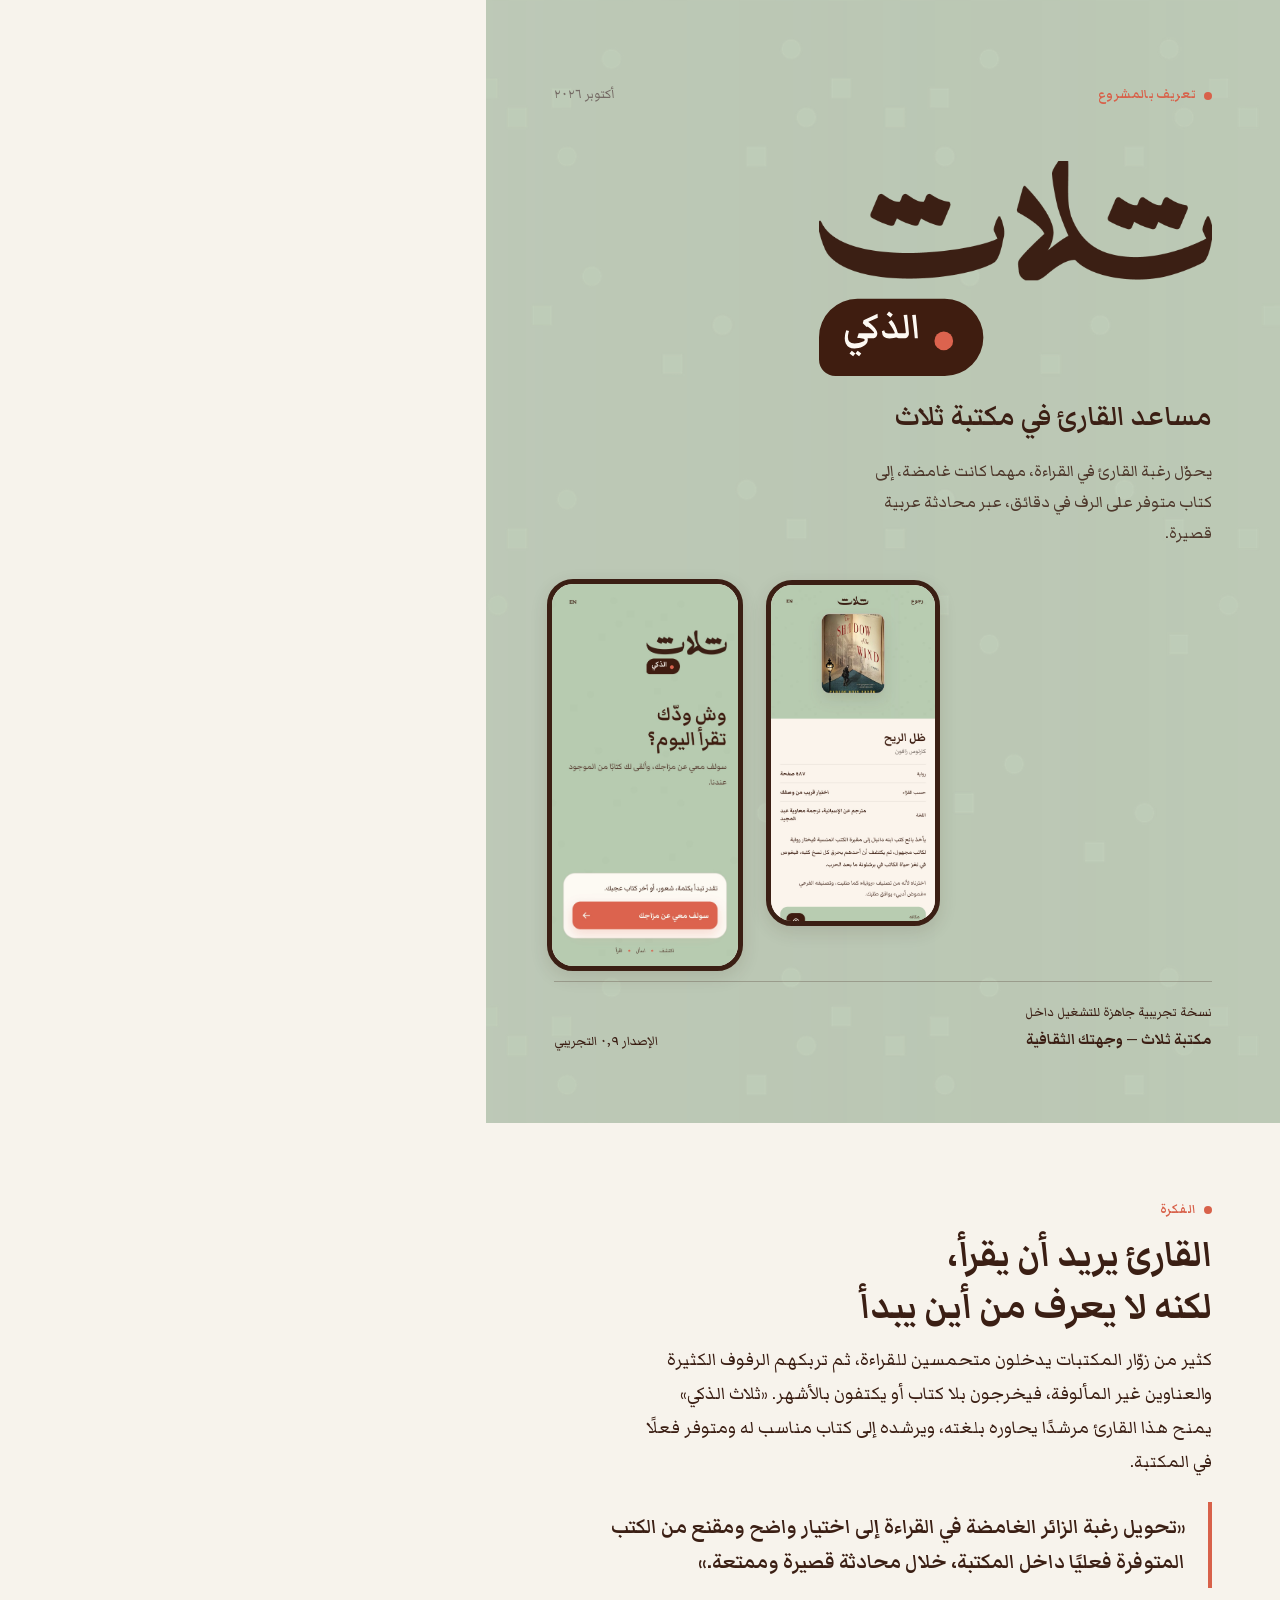
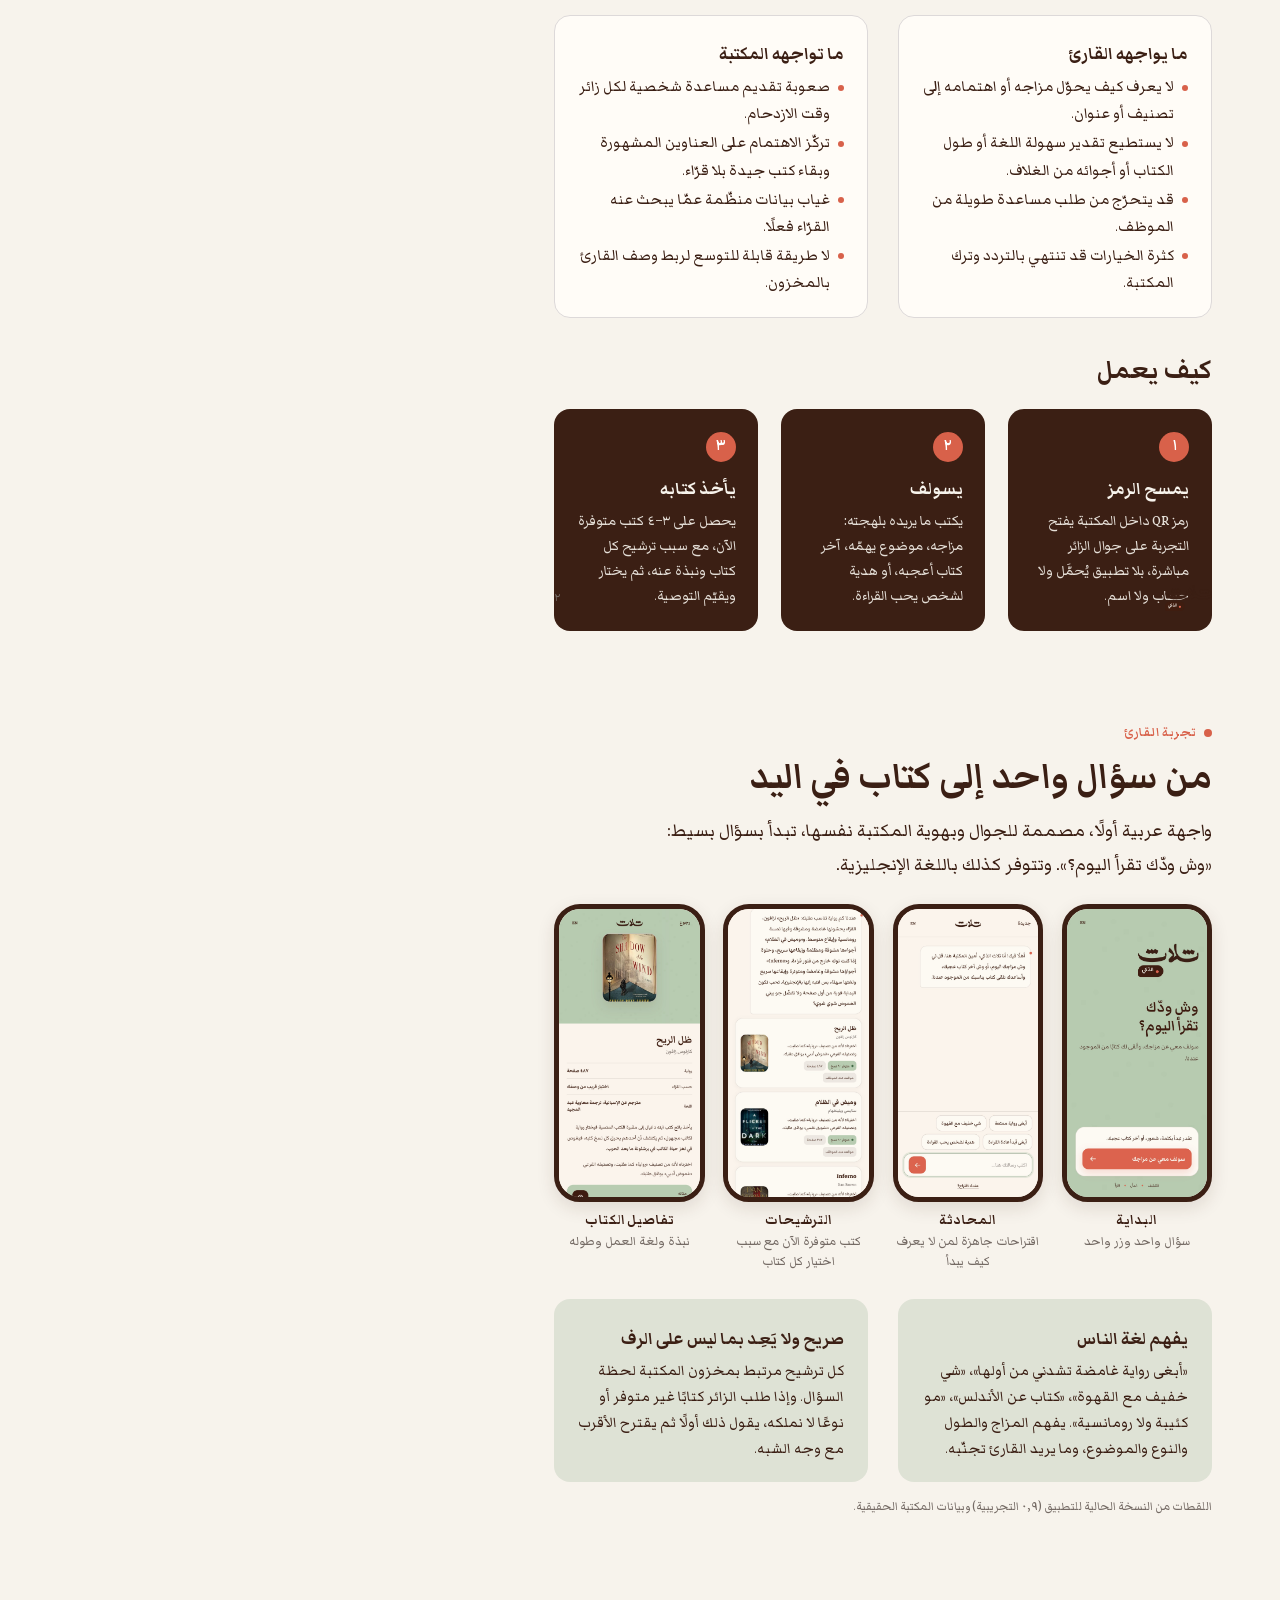
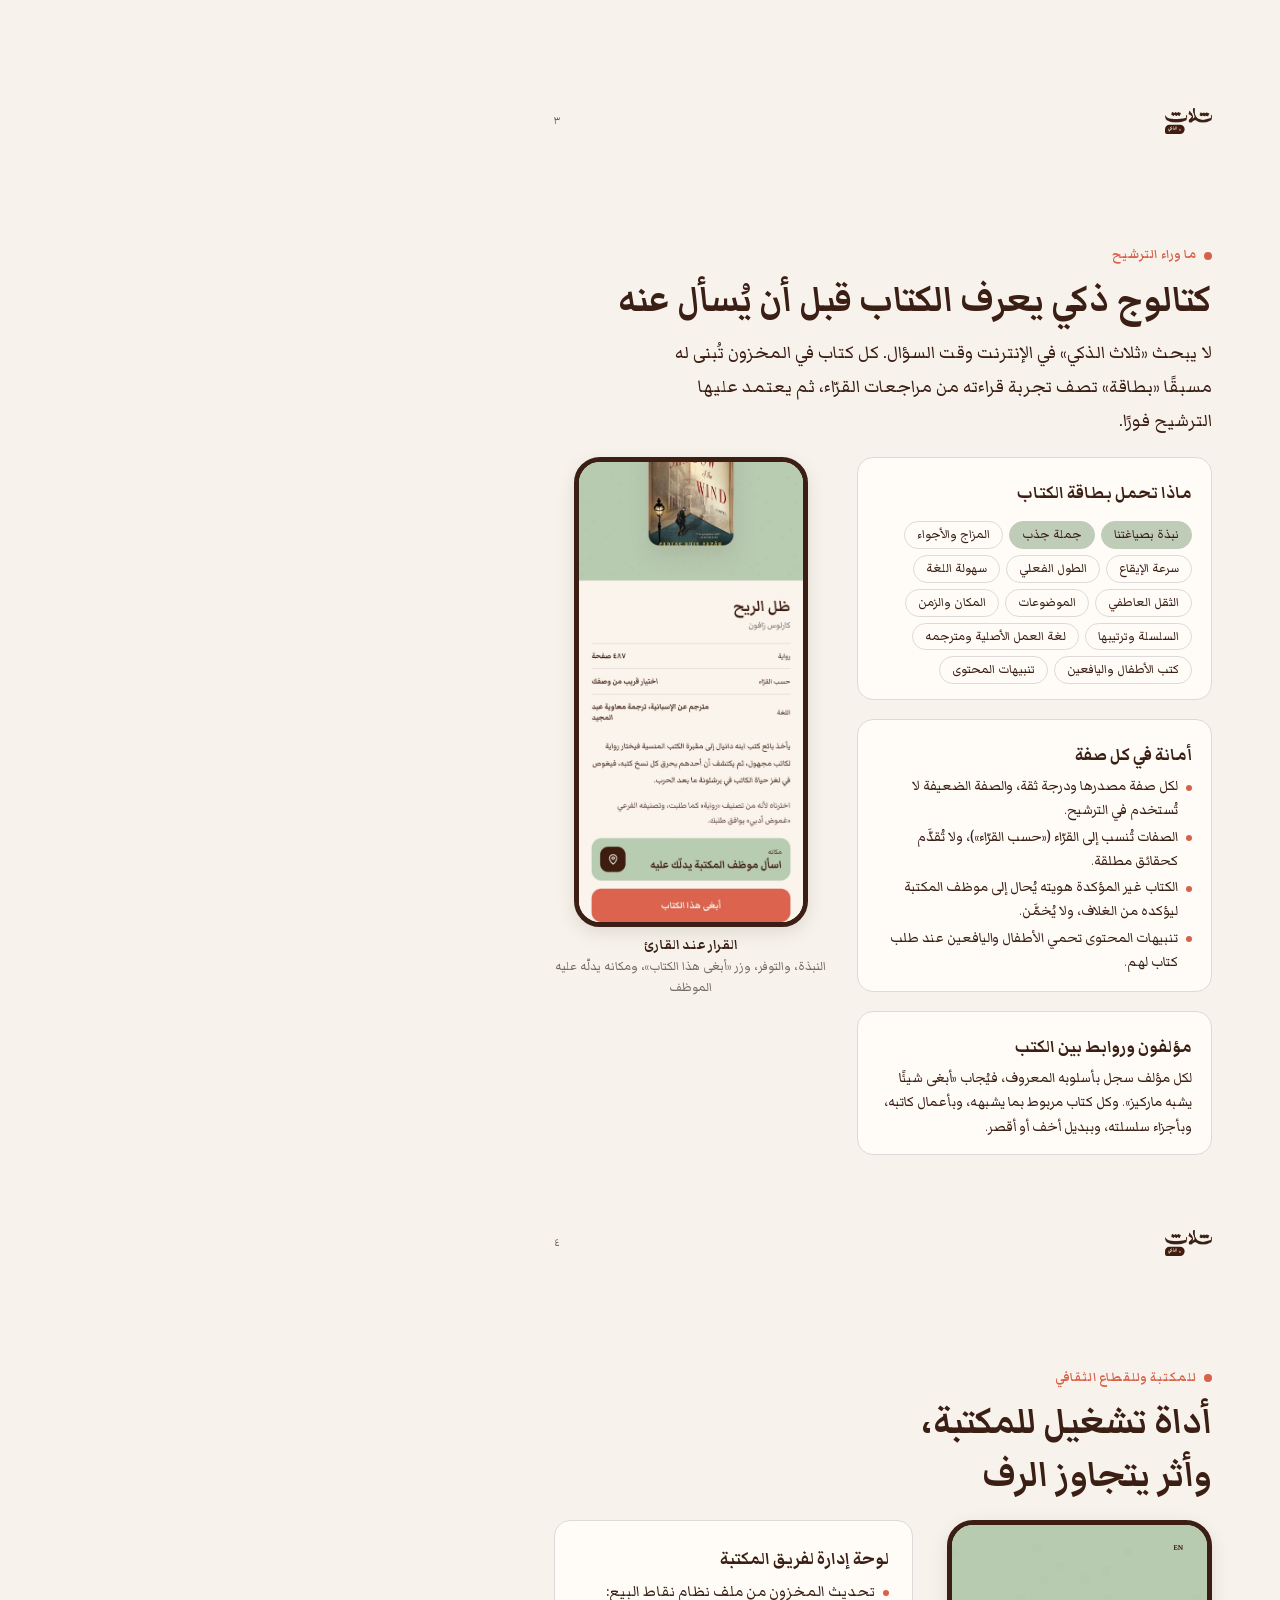
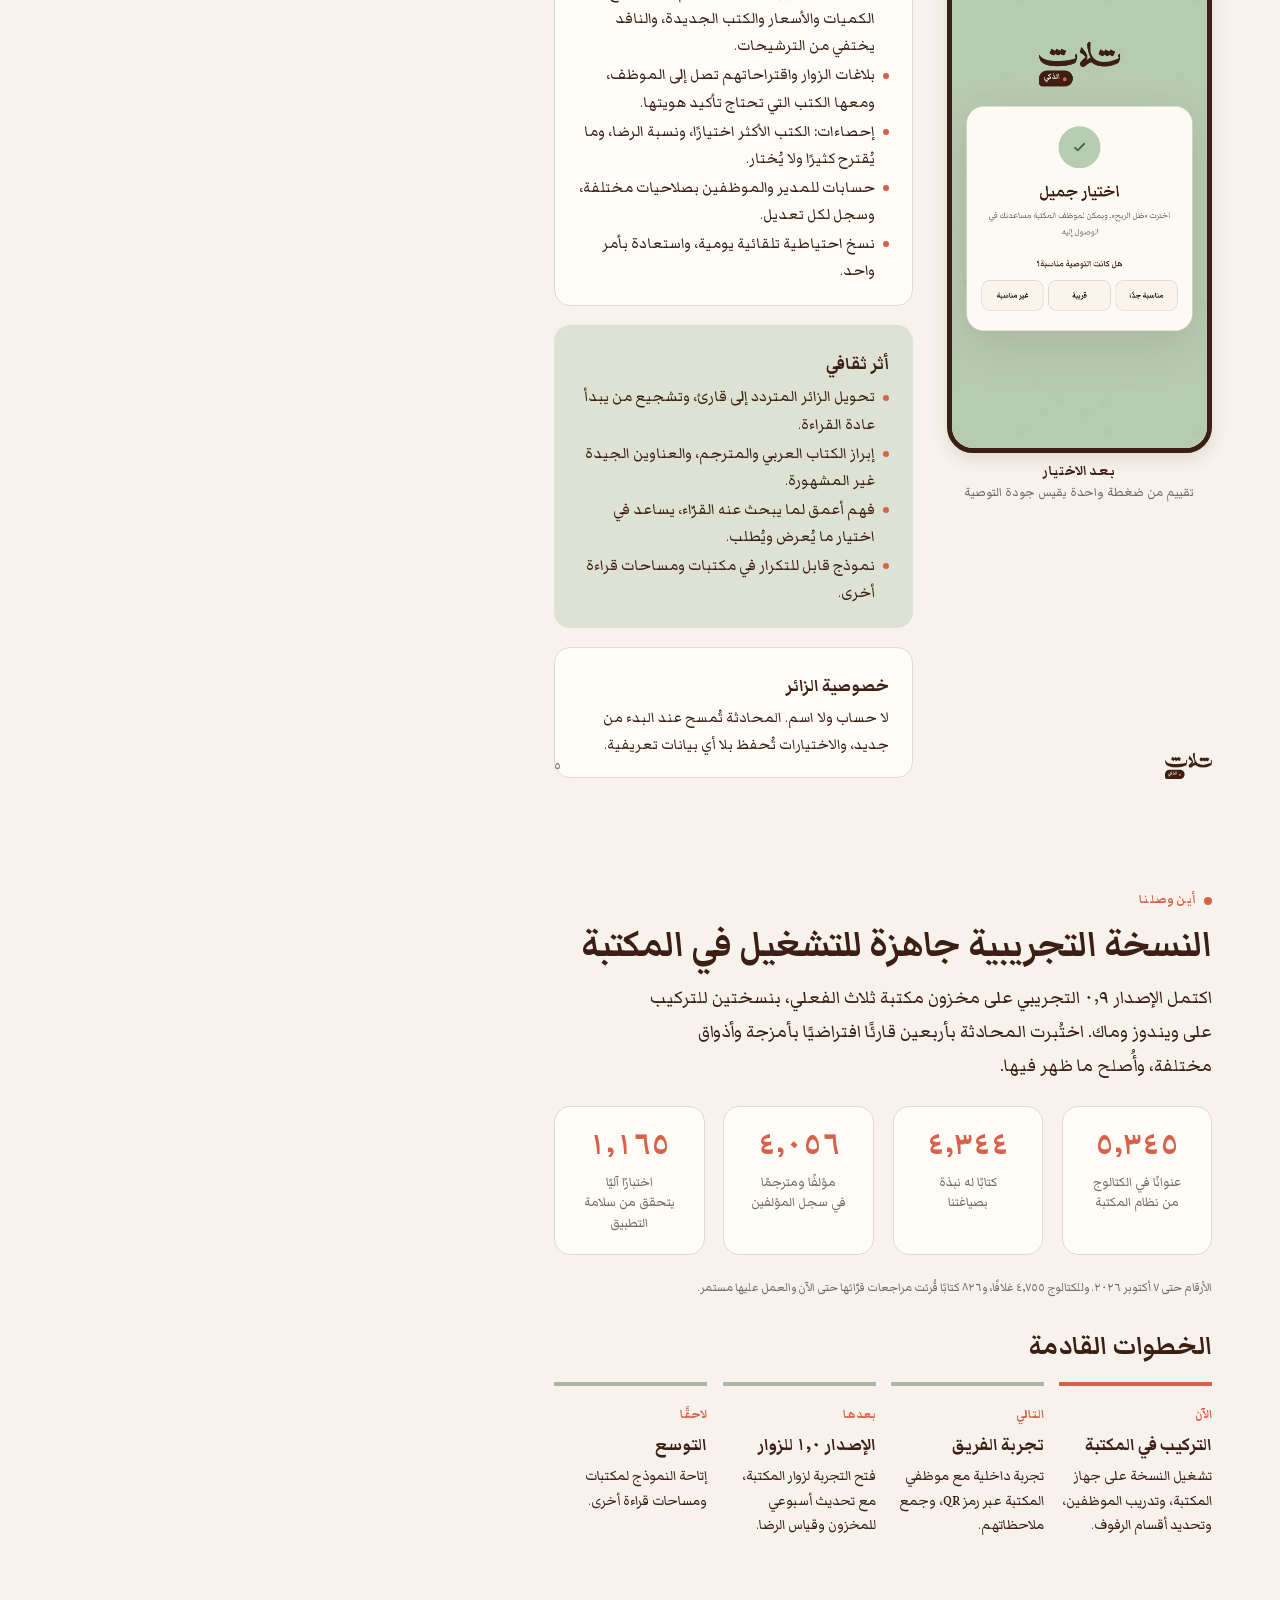
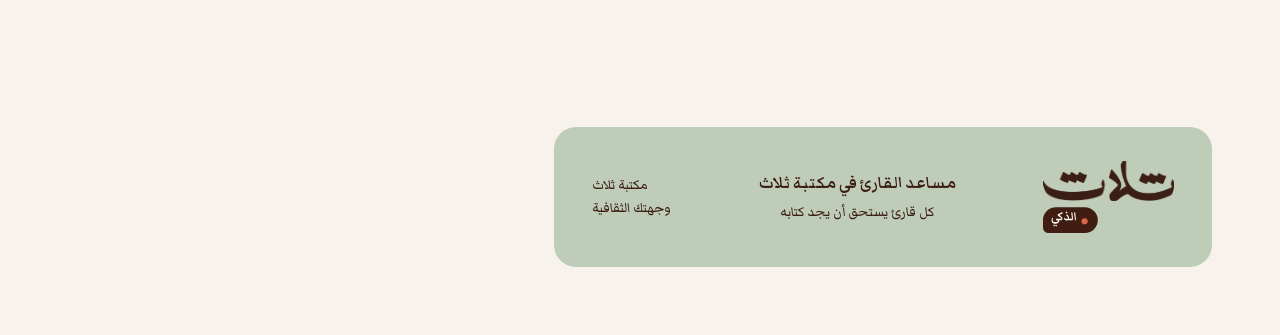
<file: docs/profile/thalath-smart.html>
<!doctype html>
<html lang="ar" dir="rtl">
<head>
<meta charset="utf-8">
<title>ثلاث الذكي — ملف تعريفي</title>
<style>
@font-face{font-family:"Markazi";src:url("img/MarkaziText.ttf");font-weight:400 700}
:root{--sage:#BFCCB8;--sage2:#ADB7A7;--coral:#D8614A;--brown:#3B1F14;--grey:#DDD9D9;--paper:#F7F3EC;--surface:#FFFCF7;--muted:#756B65}
@page{size:A4;margin:0}
*{box-sizing:border-box;margin:0;padding:0}
html,body{background:var(--paper)}
body{font-family:"Markazi",serif;color:var(--brown);font-size:15.5pt;line-height:1.55;-webkit-print-color-adjust:exact;print-color-adjust:exact}
.page{width:210mm;height:297mm;position:relative;overflow:hidden;page-break-after:always;padding:20mm 18mm 16mm}
.page:last-child{page-break-after:auto}
.sage{background:var(--sage)}
.pattern::before{content:"";position:absolute;inset:0;background:url("img/pattern_small.png") center/cover;opacity:.35;pointer-events:none}
.page>*{position:relative}
.kicker{font-size:12pt;font-weight:600;color:var(--coral);letter-spacing:.2px;display:flex;align-items:center;gap:8px}
.kicker::before{content:"";width:8px;height:8px;border-radius:50%;background:var(--coral)}
h1{font-size:34pt;line-height:1.15;font-weight:700;margin:6px 0 10px}
h2{font-size:24pt;line-height:1.2;font-weight:700;margin:4px 0 8px}
h3{font-size:16pt;font-weight:700;margin-bottom:2px}
p.lead{font-size:16.5pt;color:var(--brown);max-width:150mm}
.muted{color:var(--muted)}
.foot{position:absolute;bottom:9mm;left:18mm;right:18mm;display:flex;justify-content:space-between;align-items:center;font-size:10.5pt;color:var(--muted)}
.foot img{height:12px}
.foot .mk{height:26px}
/* phone */
.phone{border:5px solid var(--brown);border-radius:26px;overflow:hidden;background:var(--paper);box-shadow:0 6px 18px rgba(59,31,20,.12)}
.phone img{display:block;width:100%}
.cap{font-size:11.5pt;color:var(--muted);text-align:center;margin-top:7px;line-height:1.35}
.cap b{color:var(--brown);display:block;font-size:12.5pt}
/* cover */
.cover{display:flex;flex-direction:column;padding:22mm 18mm 18mm}
.cover .top{display:flex;justify-content:space-between;align-items:flex-start}
.cover .marsa{width:104mm;margin:14mm 0 0 auto;display:block}
.cover .sub{font-size:26pt;font-weight:600;margin-top:4mm}
.cover .tag{font-size:15pt;color:var(--brown);opacity:.85;max-width:95mm;margin-top:3mm}
.cover .phones{position:absolute;left:16mm;bottom:40mm;display:flex;gap:6mm;align-items:flex-end}
.cover .phones .phone{width:52mm}
.cover .phones .phone.b{width:46mm;margin-bottom:12mm}
.cover .partner{position:absolute;right:18mm;bottom:18mm;left:18mm;display:flex;justify-content:space-between;align-items:flex-end;border-top:1px solid rgba(59,31,20,.25);padding-top:5mm}
.cover .partner .t{font-size:12pt}
.cover .partner img{height:13mm}
/* grids */
.two{display:grid;grid-template-columns:1fr 1fr;gap:8mm}
.card{background:var(--surface);border:1px solid var(--grey);border-radius:16px;padding:6mm 6mm 5mm}
.card.sageb{background:rgba(191,204,184,.45);border-color:transparent}
ul.clean{list-style:none}
ul.clean li{padding-right:14px;position:relative;margin:2px 0;font-size:14pt;line-height:1.45}
ul.clean li::before{content:"";position:absolute;right:0;top:.62em;width:6px;height:6px;border-radius:50%;background:var(--coral)}
.quote{font-size:19pt;font-weight:600;line-height:1.4;border-right:4px solid var(--coral);padding:2mm 6mm 2mm 0;margin:6mm 0 7mm}
.steps{display:grid;grid-template-columns:repeat(3,1fr);gap:6mm;margin-top:5mm}
.step{background:var(--brown);color:var(--paper);border-radius:16px;padding:6mm}
.step .n{width:30px;height:30px;border-radius:50%;background:var(--coral);color:#fff;display:flex;align-items:center;justify-content:center;font-weight:700;font-size:14pt;margin-bottom:3mm}
.step h3{color:var(--paper)}
.step p{font-size:13pt;line-height:1.45;opacity:.9}
.phones4{display:grid;grid-template-columns:repeat(4,1fr);gap:5mm;margin-top:6mm}
.phones3{display:grid;grid-template-columns:repeat(3,1fr);gap:7mm}
.pills{display:flex;flex-wrap:wrap;gap:6px;margin-top:3mm}
.pill{background:var(--surface);border:1px solid var(--grey);border-radius:999px;padding:1px 12px;font-size:12.5pt}
.pill.s{background:var(--sage);border-color:var(--sage)}
.nums{display:grid;grid-template-columns:repeat(4,1fr);gap:5mm;margin:6mm 0}
.num{background:var(--surface);border:1px solid var(--grey);border-radius:16px;padding:5mm 4mm;text-align:center}
.num b{display:block;font-size:28pt;line-height:1.05;color:var(--coral)}
.num span{font-size:12pt;color:var(--muted);line-height:1.3;display:block;margin-top:2mm}
.road{display:grid;grid-template-columns:repeat(4,1fr);gap:4mm;margin-top:4mm}
.road .r{border-top:4px solid var(--sage2);padding-top:3mm}
.road .r.now{border-color:var(--coral)}
.road .r small{font-size:11pt;color:var(--coral);font-weight:700}
.road .r p{font-size:13pt;line-height:1.4}
.note{font-size:11pt;color:var(--muted);line-height:1.4}
.closing{position:absolute;bottom:18mm;left:18mm;right:18mm;background:var(--sage);border-radius:22px;padding:9mm 10mm;display:flex;justify-content:space-between;align-items:center;overflow:hidden}
.closing img.m{height:19mm;width:auto;flex:none}
.closing img.t{height:10mm;width:auto;flex:none}
.closing .mid{font-size:15pt;font-weight:600;text-align:center;flex:1;min-width:0;padding:0 6mm;line-height:1.4}
.p4 ul.clean li{font-size:13pt;line-height:1.4}.p4 .card{padding:5mm 5mm 4mm}.p4 .pill{font-size:11.5pt}
</style>
</head>
<body>

<!-- 1. Cover -->
<section class="page sage pattern cover">
  <div class="top">
    <div class="kicker">تعريف بالمشروع</div>
    <div class="muted" style="font-size:12pt">أكتوبر ٢٠٢٦</div>
  </div>
  <img class="marsa" src="img/thalath-smart.svg" alt="ثلاث الذكي">
  <div class="sub">مساعد القارئ في مكتبة ثلاث</div>
  <p class="tag">يحوّل رغبة القارئ في القراءة، مهما كانت غامضة، إلى كتاب متوفر على الرف في دقائق، عبر محادثة عربية قصيرة.</p>
  <div class="phones">
    <div><div class="phone b"><img src="img/s_detail.jpg" alt=""></div></div>
    <div><div class="phone"><img src="img/s_welcome.jpg" alt=""></div></div>
  </div>
  <div class="partner">
    <div class="t">نسخة تجريبية جاهزة للتشغيل داخل<br><b style="font-size:14pt">مكتبة ثلاث — وجهتك الثقافية</b></div>
    <div class="t" style="text-align:left">الإصدار ٠٫٩ التجريبي</div>
  </div>
</section>

<!-- 2. Idea -->
<section class="page">
  <div class="kicker">الفكرة</div>
  <h1>القارئ يريد أن يقرأ،<br>لكنه لا يعرف من أين يبدأ</h1>
  <p class="lead">كثير من زوّار المكتبات يدخلون متحمسين للقراءة، ثم تربكهم الرفوف الكثيرة والعناوين غير المألوفة، فيخرجون بلا كتاب أو يكتفون بالأشهر. «ثلاث الذكي» يمنح هذا القارئ مرشدًا يحاوره بلغته، ويرشده إلى كتاب مناسب له ومتوفر فعلًا في المكتبة.</p>
  <div class="quote">«تحويل رغبة الزائر الغامضة في القراءة إلى اختيار واضح ومقنع من الكتب المتوفرة فعليًا داخل المكتبة، خلال محادثة قصيرة وممتعة.»</div>
  <div class="two">
    <div class="card">
      <h3>ما يواجهه القارئ</h3>
      <ul class="clean">
        <li>لا يعرف كيف يحوّل مزاجه أو اهتمامه إلى تصنيف أو عنوان.</li>
        <li>لا يستطيع تقدير سهولة اللغة أو طول الكتاب أو أجوائه من الغلاف.</li>
        <li>قد يتحرّج من طلب مساعدة طويلة من الموظف.</li>
        <li>كثرة الخيارات قد تنتهي بالتردد وترك المكتبة.</li>
      </ul>
    </div>
    <div class="card">
      <h3>ما تواجهه المكتبة</h3>
      <ul class="clean">
        <li>صعوبة تقديم مساعدة شخصية لكل زائر وقت الازدحام.</li>
        <li>تركّز الاهتمام على العناوين المشهورة وبقاء كتب جيدة بلا قرّاء.</li>
        <li>غياب بيانات منظّمة عمّا يبحث عنه القرّاء فعلًا.</li>
        <li>لا طريقة قابلة للتوسع لربط وصف القارئ بالمخزون.</li>
      </ul>
    </div>
  </div>
  <h2 style="margin-top:9mm">كيف يعمل</h2>
  <div class="steps">
    <div class="step"><div class="n">١</div><h3>يمسح الرمز</h3><p>رمز QR داخل المكتبة يفتح التجربة على جوال الزائر مباشرة، بلا تطبيق يُحمَّل ولا حساب ولا اسم.</p></div>
    <div class="step"><div class="n">٢</div><h3>يسولف</h3><p>يكتب ما يريده بلهجته: مزاجه، موضوع يهمّه، آخر كتاب أعجبه، أو هدية لشخص يحب القراءة.</p></div>
    <div class="step"><div class="n">٣</div><h3>يأخذ كتابه</h3><p>يحصل على ٣–٤ كتب متوفرة الآن، مع سبب ترشيح كل كتاب ونبذة عنه، ثم يختار ويقيّم التوصية.</p></div>
  </div>
  <div class="foot"><img class="mk" src="img/thalath-smart.svg" alt=""><span>٢</span></div>
</section>

<!-- 3. Visitor journey -->
<section class="page">
  <div class="kicker">تجربة القارئ</div>
  <h1>من سؤال واحد إلى كتاب في اليد</h1>
  <p class="lead">واجهة عربية أولًا، مصممة للجوال وبهوية المكتبة نفسها، تبدأ بسؤال بسيط: «وش ودّك تقرأ اليوم؟». وتتوفر كذلك باللغة الإنجليزية.</p>
  <div class="phones4">
    <div><div class="phone"><img src="img/s_welcome.jpg" alt=""></div><p class="cap"><b>البداية</b>سؤال واحد وزر واحد</p></div>
    <div><div class="phone"><img src="img/s_start.jpg" alt=""></div><p class="cap"><b>المحادثة</b>اقتراحات جاهزة لمن لا يعرف كيف يبدأ</p></div>
    <div><div class="phone"><img src="img/s_chat.jpg" alt=""></div><p class="cap"><b>الترشيحات</b>كتب متوفرة الآن مع سبب اختيار كل كتاب</p></div>
    <div><div class="phone"><img src="img/s_detail.jpg" alt=""></div><p class="cap"><b>تفاصيل الكتاب</b>نبذة ولغة العمل وطوله</p></div>
  </div>
  <div class="two" style="margin-top:7mm">
    <div class="card sageb">
      <h3>يفهم لغة الناس</h3>
      <p style="font-size:13.5pt;line-height:1.45">«أبغى رواية غامضة تشدني من أولها»، «شي خفيف مع القهوة»، «كتاب عن الأندلس»، «مو كئيبة ولا رومانسية». يفهم المزاج والطول والنوع والموضوع، وما يريد القارئ تجنّبه.</p>
    </div>
    <div class="card sageb">
      <h3>صريح ولا يَعِد بما ليس على الرف</h3>
      <p style="font-size:13.5pt;line-height:1.45">كل ترشيح مرتبط بمخزون المكتبة لحظة السؤال. وإذا طلب الزائر كتابًا غير متوفر أو نوعًا لا نملكه، يقول ذلك أولًا ثم يقترح الأقرب مع وجه الشبه.</p>
    </div>
  </div>
  <p class="note" style="margin-top:4mm">اللقطات من النسخة الحالية للتطبيق (٠٫٩ التجريبية) وبيانات المكتبة الحقيقية.</p>
  <div class="foot"><img class="mk" src="img/thalath-smart.svg" alt=""><span>٣</span></div>
</section>

<!-- 4. Smart catalog -->
<section class="page p4">
  <div class="kicker">ما وراء الترشيح</div>
  <h1>كتالوج ذكي يعرف الكتاب قبل أن يُسأل عنه</h1>
  <p class="lead">لا يبحث «ثلاث الذكي» في الإنترنت وقت السؤال. كل كتاب في المخزون تُبنى له مسبقًا «بطاقة» تصف تجربة قراءته من مراجعات القرّاء، ثم يعتمد عليها الترشيح فورًا.</p>
  <div style="display:grid;grid-template-columns:1.3fr 1fr;gap:8mm;margin-top:5mm;align-items:start">
    <div>
      <div class="card">
        <h3>ماذا تحمل بطاقة الكتاب</h3>
        <div class="pills">
          <span class="pill s">نبذة بصياغتنا</span><span class="pill s">جملة جذب</span><span class="pill">المزاج والأجواء</span><span class="pill">سرعة الإيقاع</span><span class="pill">الطول الفعلي</span><span class="pill">سهولة اللغة</span><span class="pill">الثقل العاطفي</span><span class="pill">الموضوعات</span><span class="pill">المكان والزمن</span><span class="pill">السلسلة وترتيبها</span><span class="pill">لغة العمل الأصلية ومترجمه</span><span class="pill">كتب الأطفال واليافعين</span><span class="pill">تنبيهات المحتوى</span>
        </div>
      </div>
      <div class="card" style="margin-top:5mm">
        <h3>أمانة في كل صفة</h3>
        <ul class="clean">
          <li>لكل صفة مصدرها ودرجة ثقة، والصفة الضعيفة لا تُستخدم في الترشيح.</li>
          <li>الصفات تُنسب إلى القرّاء («حسب القرّاء»)، ولا تُقدَّم كحقائق مطلقة.</li>
          <li>الكتاب غير المؤكدة هويته يُحال إلى موظف المكتبة ليؤكده من الغلاف، ولا يُخمَّن.</li>
          <li>تنبيهات المحتوى تحمي الأطفال واليافعين عند طلب كتاب لهم.</li>
        </ul>
      </div>
      <div class="card" style="margin-top:5mm">
        <h3>مؤلفون وروابط بين الكتب</h3>
        <p style="font-size:13pt;line-height:1.4">لكل مؤلف سجل بأسلوبه المعروف، فيُجاب «أبغى شيئًا يشبه ماركيز». وكل كتاب مربوط بما يشبهه، وبأعمال كاتبه، وبأجزاء سلسلته، وببديل أخف أو أقصر.</p>
      </div>
    </div>
    <div>
      <div class="phone" style="width:62mm;margin:0 auto"><img src="img/s_detail2.jpg" alt=""></div>
      <p class="cap"><b>القرار عند القارئ</b>النبذة، والتوفر، وزر «أبغى هذا الكتاب»، ومكانه يدلّه عليه الموظف</p>
    </div>
  </div>
  <div class="foot"><img class="mk" src="img/thalath-smart.svg" alt=""><span>٤</span></div>
</section>

<!-- 5. For the library and the sector -->
<section class="page">
  <div class="kicker">للمكتبة وللقطاع الثقافي</div>
  <h1>أداة تشغيل للمكتبة،<br>وأثر يتجاوز الرف</h1>
  <div style="display:grid;grid-template-columns:1fr 1.35fr;gap:9mm;margin-top:5mm;align-items:start">
    <div>
      <div class="phone"><img src="img/s_chosen.jpg" alt=""></div>
      <p class="cap"><b>بعد الاختيار</b>تقييم من ضغطة واحدة يقيس جودة التوصية</p>
    </div>
    <div>
      <div class="card">
        <h3>لوحة إدارة لفريق المكتبة</h3>
        <ul class="clean" style="--x:0">
          <li>تحديث المخزون من ملف نظام نقاط البيع: الكميات والأسعار والكتب الجديدة، والنافد يختفي من الترشيحات.</li>
          <li>بلاغات الزوار واقتراحاتهم تصل إلى الموظف، ومعها الكتب التي تحتاج تأكيد هويتها.</li>
          <li>إحصاءات: الكتب الأكثر اختيارًا، ونسبة الرضا، وما يُقترح كثيرًا ولا يُختار.</li>
          <li>حسابات للمدير والموظفين بصلاحيات مختلفة، وسجل لكل تعديل.</li>
          <li>نسخ احتياطية تلقائية يومية، واستعادة بأمر واحد.</li>
        </ul>
      </div>
      <div class="card sageb" style="margin-top:5mm">
        <h3>أثر ثقافي</h3>
        <ul class="clean">
          <li>تحويل الزائر المتردد إلى قارئ، وتشجيع من يبدأ عادة القراءة.</li>
          <li>إبراز الكتاب العربي والمترجم، والعناوين الجيدة غير المشهورة.</li>
          <li>فهم أعمق لما يبحث عنه القرّاء، يساعد في اختيار ما يُعرض ويُطلب.</li>
          <li>نموذج قابل للتكرار في مكتبات ومساحات قراءة أخرى.</li>
        </ul>
      </div>
      <div class="card" style="margin-top:5mm">
        <h3>خصوصية الزائر</h3>
        <p style="font-size:13.5pt;line-height:1.45">لا حساب ولا اسم. المحادثة تُمسح عند البدء من جديد، والاختيارات تُحفظ بلا أي بيانات تعريفية.</p>
      </div>
    </div>
  </div>
  <div class="foot"><img class="mk" src="img/thalath-smart.svg" alt=""><span>٥</span></div>
</section>

<!-- 6. Status and next -->
<section class="page">
  <div class="kicker">أين وصلنا</div>
  <h1>النسخة التجريبية جاهزة للتشغيل في المكتبة</h1>
  <p class="lead">اكتمل الإصدار ٠٫٩ التجريبي على مخزون مكتبة ثلاث الفعلي، بنسختين للتركيب على ويندوز وماك. اختُبرت المحادثة بأربعين قارئًا افتراضيًا بأمزجة وأذواق مختلفة، وأُصلح ما ظهر فيها.</p>
  <div class="nums">
    <div class="num"><b>٥٬٣٤٥</b><span>عنوانًا في الكتالوج<br>من نظام المكتبة</span></div>
    <div class="num"><b>٤٬٣٤٤</b><span>كتابًا له نبذة<br>بصياغتنا</span></div>
    <div class="num"><b>٤٬٠٥٦</b><span>مؤلفًا ومترجمًا<br>في سجل المؤلفين</span></div>
    <div class="num"><b>١٬١٦٥</b><span>اختبارًا آليًا<br>يتحقق من سلامة التطبيق</span></div>
  </div>
  <p class="note">الأرقام حتى ٧ أكتوبر ٢٠٢٦. وللكتالوج ٤٬٧٥٥ غلافًا، و٨٢٦ كتابًا قُرئت مراجعات قرّائها حتى الآن والعمل عليها مستمر.</p>
  <h2 style="margin-top:8mm">الخطوات القادمة</h2>
  <div class="road">
    <div class="r now"><small>الآن</small><h3>التركيب في المكتبة</h3><p>تشغيل النسخة على جهاز المكتبة، وتدريب الموظفين، وتحديد أقسام الرفوف.</p></div>
    <div class="r"><small>التالي</small><h3>تجربة الفريق</h3><p>تجربة داخلية مع موظفي المكتبة عبر رمز QR، وجمع ملاحظاتهم.</p></div>
    <div class="r"><small>بعدها</small><h3>الإصدار ١٫٠ للزوار</h3><p>فتح التجربة لزوار المكتبة، مع تحديث أسبوعي للمخزون وقياس الرضا.</p></div>
    <div class="r"><small>لاحقًا</small><h3>التوسع</h3><p>إتاحة النموذج لمكتبات ومساحات قراءة أخرى.</p></div>
  </div>
  <div class="closing">
    <img class="m" src="img/thalath-smart.svg" alt="ثلاث الذكي">
    <div class="mid" style="white-space:nowrap">مساعد القارئ في مكتبة ثلاث<br><span style="font-size:12.5pt;font-weight:400">كل قارئ يستحق أن يجد كتابه</span></div>
    <div style="font-size:12.5pt;text-align:left;flex:none;line-height:1.4">مكتبة ثلاث<br>وجهتك الثقافية</div>
  </div>
</section>

</body>
</html>
</file>
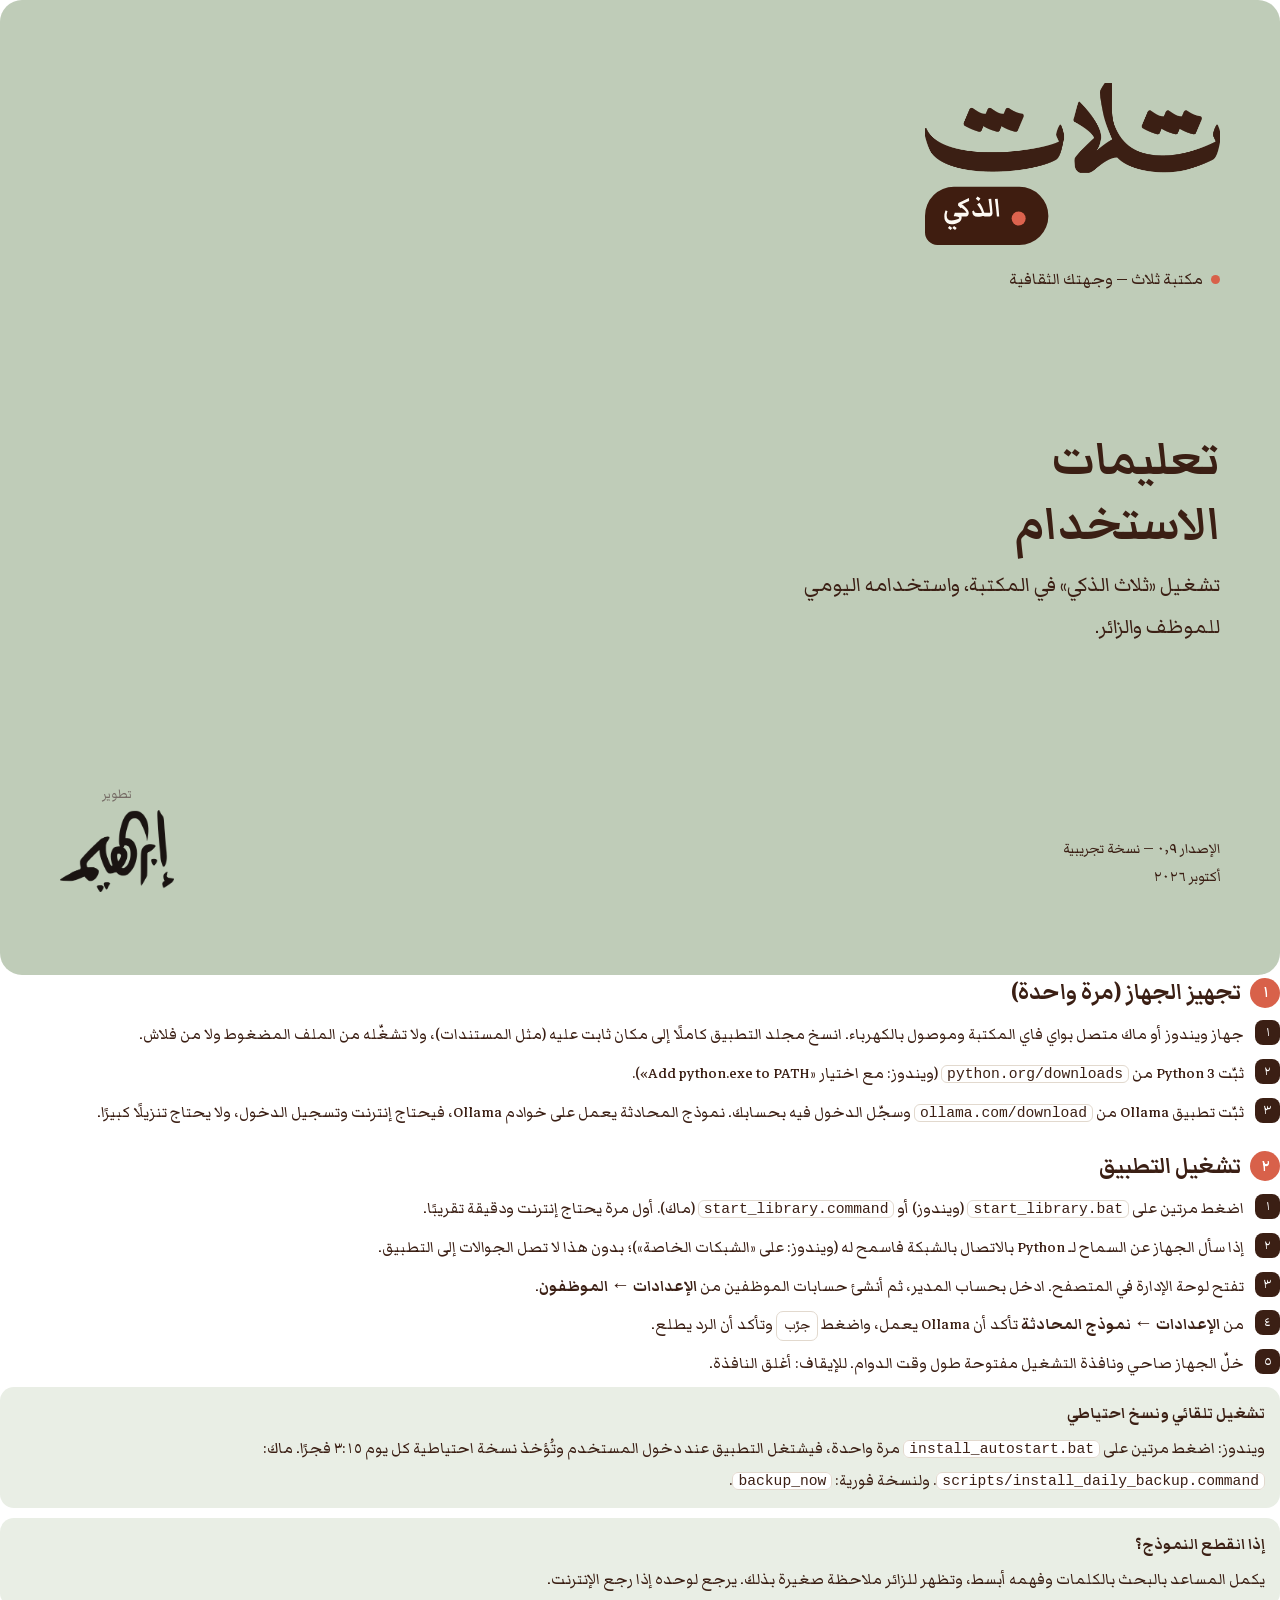
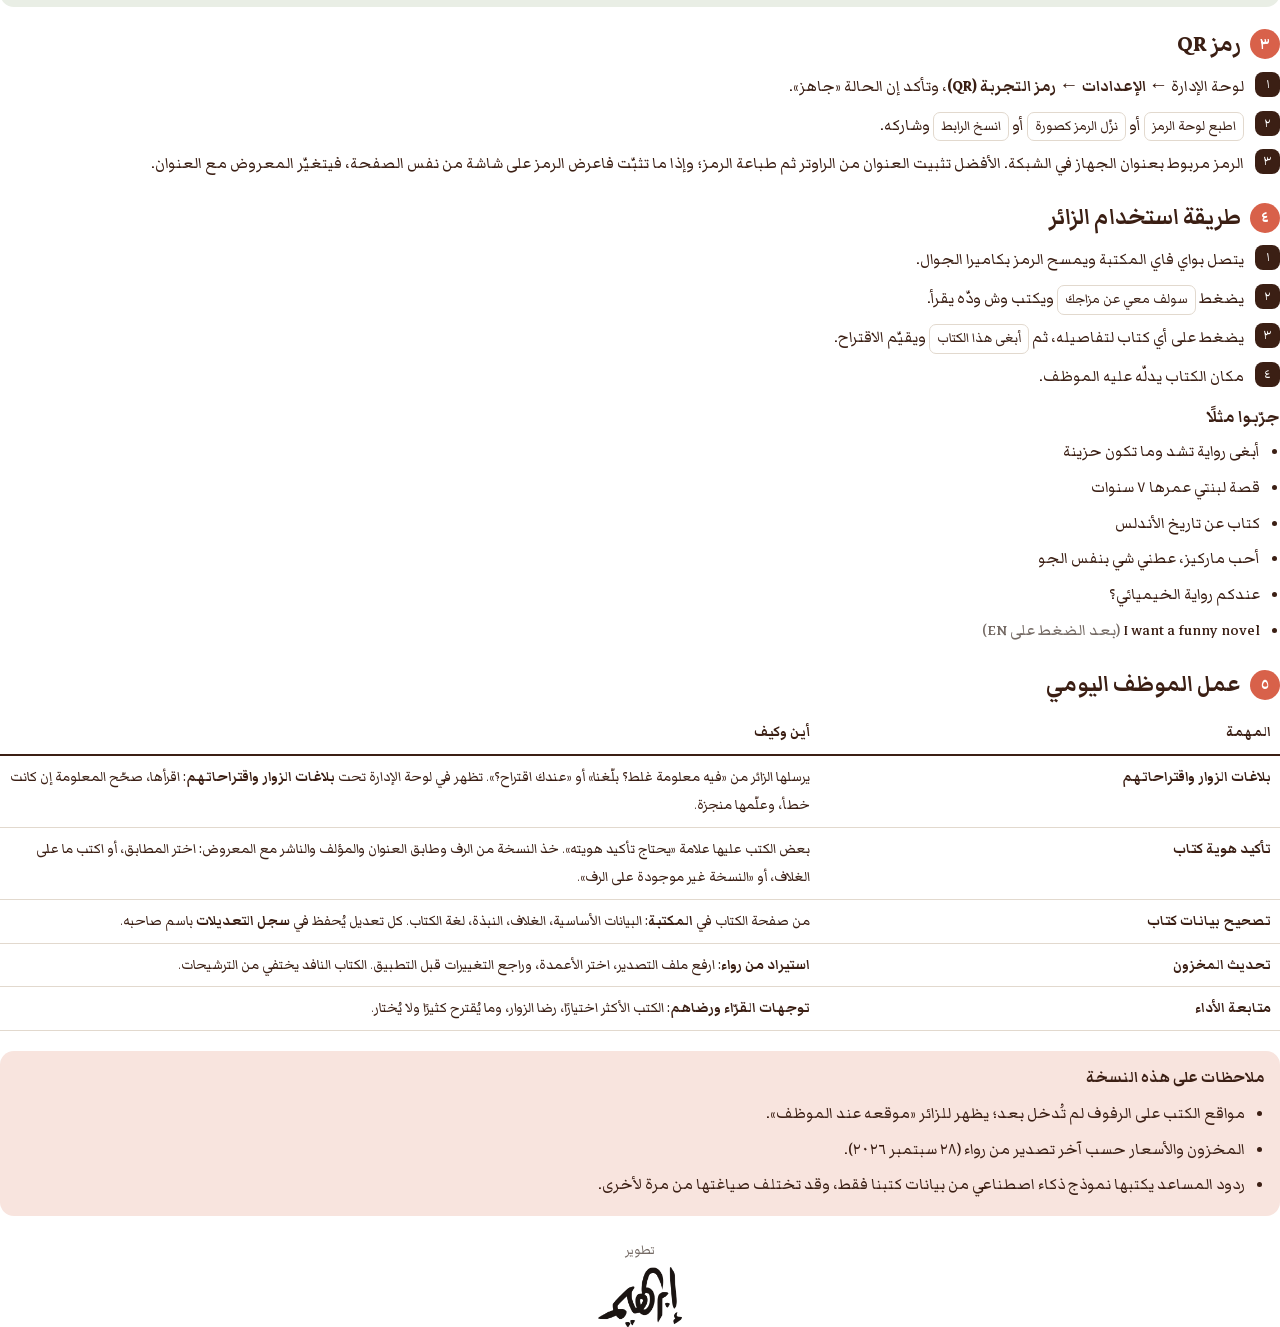
<file: docs/profile/usage-guide.html>
<!DOCTYPE html>
<html lang="ar" dir="rtl">
<head>
<meta charset="UTF-8" />
<title>ثلاث الذكي — تعليمات الاستخدام</title>
<style>
  @font-face{font-family:MarkaziText;src:url("img/MarkaziText.ttf") format("truetype");font-weight:400 700}
  @page{size:A4;margin:16mm 17mm 18mm}
  :root{--brown:#3B1F14;--sage:#BFCCB8;--sage-soft:#E9EEE5;--coral:#D8614A;--paper:#F7F3EC;--muted:#756B65;--line:#E2D9CE}
  *{box-sizing:border-box}
  body{margin:0;color:var(--brown);font-family:MarkaziText,"Noto Naskh Arabic",serif;font-size:14.5pt;line-height:1.65}
  h1,h2,h3{margin:0;font-weight:700;line-height:1.25}
  h2{display:flex;align-items:center;gap:9px;margin:0 0 9px;font-size:21pt;break-after:avoid}
  h2 .n{display:inline-grid;width:30px;height:30px;place-items:center;border-radius:50%;background:var(--coral);color:#fff;font-size:14pt}
  h3{margin:12px 0 5px;font-size:15.5pt;break-after:avoid}
  p{margin:0 0 8px}
  section{margin:0 0 20px}
  .page{break-before:page}
  .muted{color:var(--muted)}
  .cover{display:flex;flex-direction:column;justify-content:space-between;height:258mm;padding:22mm 16mm;border-radius:22px;background:var(--sage)}
  .cover img.logo{width:78mm}
  .cover .tag{display:flex;align-items:center;gap:8px;margin-top:6px;font-size:15pt}.cover .tag:before{content:"";width:9px;height:9px;border-radius:50%;background:var(--coral)}
  .cover h1{font-size:44pt;line-height:1.1;margin-bottom:8px}
  .cover .sub{font-size:19pt;max-width:130mm}
  .cover .meta{display:flex;justify-content:space-between;align-items:flex-end;font-size:13pt}
  .credit{display:flex;flex-direction:column;align-items:center;gap:2px;font-size:12pt;color:var(--muted)}.credit img{width:30mm}
  ol.steps{margin:0;padding:0;list-style:none;counter-reset:s}
  ol.steps li{position:relative;margin:0 0 7px;padding-inline-start:36px;break-inside:avoid}
  ol.steps li:before{counter-increment:s;content:counter(s, arabic-indic);position:absolute;inset-inline-start:0;top:1px;display:grid;width:25px;height:25px;place-items:center;border-radius:8px;background:var(--brown);color:#fff;font-size:12pt}
  ul{margin:0 0 8px;padding-inline-start:20px}ul li{margin:0 0 4px}
  .box{padding:11px 15px;border-radius:14px;background:var(--sage-soft);break-inside:avoid;margin:0 0 10px}
  .box.warn{background:#F8E4DE}
  .box b.t{display:block;margin-bottom:3px}
  table{width:100%;border-collapse:collapse;font-size:13pt;break-inside:auto}
  th{padding:7px 9px;border-bottom:2px solid var(--brown);text-align:right;font-weight:700}
  td{padding:7px 9px;border-bottom:1px solid var(--line);vertical-align:top}
  tr{break-inside:avoid}
  td.q{white-space:nowrap;font-weight:700}
  td.en{direction:ltr;text-align:left;font-family:"Helvetica Neue",Arial,sans-serif;font-size:11.5pt}
  .kbd{display:inline-block;padding:0 7px;border:1px solid var(--line);border-radius:7px;background:#fff;font-size:12.5pt}
  .file{direction:ltr;unicode-bidi:embed;font-family:Menlo,Consolas,monospace;font-size:11pt;background:#fff;border:1px solid var(--line);border-radius:6px;padding:0 5px}
  .rate td{height:27px;padding:4px 9px}.rate td.c{width:9mm;text-align:center;color:var(--muted);font-size:12pt;border-inline-start:1px solid var(--line)}
  .lines{height:17mm;border:1px solid var(--line);border-radius:10px;margin:4px 0 10px}
  .fields{display:grid;grid-template-columns:1fr 1fr 1fr;gap:10px;margin:0 0 12px}
  .fields div{border-bottom:1px solid var(--brown);padding:14px 2px 2px;font-size:12pt;color:var(--muted)}
  .foot{display:flex;justify-content:center;margin-top:6px}.foot .credit img{width:22mm}
</style>
</head>
<body>

<div class="cover">
  <div>
    <img class="logo" src="img/thalath-smart.svg" alt="ثلاث الذكي" />
    <div class="tag">مكتبة ثلاث — وجهتك الثقافية</div>
  </div>
  <div>
    <h1>تعليمات<br />الاستخدام</h1>
    <div class="sub">تشغيل «ثلاث الذكي» في المكتبة، واستخدامه اليومي للموظف والزائر.</div>
  </div>
  <div class="meta">
    <span>الإصدار ٠٫٩ — نسخة تجريبية<br />أكتوبر ٢٠٢٦</span>
    <div class="credit"><span>تطوير</span><img src="img/developer-logo.png" alt="إبراهيم" /></div>
  </div>
</div>

<div class="page">
<section>
  <h2><span class="n">١</span>تجهيز الجهاز (مرة واحدة)</h2>
  <ol class="steps">
    <li>جهاز ويندوز أو ماك متصل بواي فاي المكتبة وموصول بالكهرباء. انسخ مجلد التطبيق كاملًا إلى مكان ثابت عليه (مثل المستندات)، ولا تشغّله من الملف المضغوط ولا من فلاش.</li>
    <li>ثبّت Python 3 من <span class="file">python.org/downloads</span> (ويندوز: مع اختيار «Add python.exe to PATH»).</li>
    <li>ثبّت تطبيق Ollama من <span class="file">ollama.com/download</span> وسجّل الدخول فيه بحسابك. نموذج المحادثة يعمل على خوادم Ollama، فيحتاج إنترنت وتسجيل الدخول، ولا يحتاج تنزيلًا كبيرًا.</li>
  </ol>
</section>

<section>
  <h2><span class="n">٢</span>تشغيل التطبيق</h2>
  <ol class="steps">
    <li>اضغط مرتين على <span class="file">start_library.bat</span> (ويندوز) أو <span class="file">start_library.command</span> (ماك). أول مرة يحتاج إنترنت ودقيقة تقريبًا.</li>
    <li>إذا سأل الجهاز عن السماح لـ Python بالاتصال بالشبكة فاسمح له (ويندوز: على «الشبكات الخاصة»)؛ بدون هذا لا تصل الجوالات إلى التطبيق.</li>
    <li>تفتح لوحة الإدارة في المتصفح. ادخل بحساب المدير، ثم أنشئ حسابات الموظفين من <b>الإعدادات</b> ← <b>الموظفون</b>.</li>
    <li>من <b>الإعدادات</b> ← <b>نموذج المحادثة</b> تأكد أن Ollama يعمل، واضغط <span class="kbd">جرّب</span> وتأكد أن الرد يطلع.</li>
    <li>خلّ الجهاز صاحي ونافذة التشغيل مفتوحة طول وقت الدوام. للإيقاف: أغلق النافذة.</li>
  </ol>
  <div class="box"><b class="t">تشغيل تلقائي ونسخ احتياطي</b>ويندوز: اضغط مرتين على <span class="file">install_autostart.bat</span> مرة واحدة، فيشتغل التطبيق عند دخول المستخدم وتُؤخذ نسخة احتياطية كل يوم ٣:١٥ فجرًا. ماك: <span class="file">scripts/install_daily_backup.command</span>. ولنسخة فورية: <span class="file">backup_now</span>.</div>
  <div class="box"><b class="t">إذا انقطع النموذج؟</b>يكمل المساعد بالبحث بالكلمات وفهمه أبسط، وتظهر للزائر ملاحظة صغيرة بذلك. يرجع لوحده إذا رجع الإنترنت.</div>
</section>
</div>

<div class="page">
<section>
  <h2><span class="n">٣</span>رمز QR</h2>
  <ol class="steps">
    <li>لوحة الإدارة ← <b>الإعدادات</b> ← <b>رمز التجربة (QR)</b>، وتأكد إن الحالة «جاهز».</li>
    <li><span class="kbd">اطبع لوحة الرمز</span> أو <span class="kbd">نزّل الرمز كصورة</span> أو <span class="kbd">انسخ الرابط</span> وشاركه.</li>
    <li>الرمز مربوط بعنوان الجهاز في الشبكة. الأفضل تثبيت العنوان من الراوتر ثم طباعة الرمز؛ وإذا ما تثبّت فاعرض الرمز على شاشة من نفس الصفحة، فيتغيّر المعروض مع العنوان.</li>
  </ol>
</section>

<section>
  <h2><span class="n">٤</span>طريقة استخدام الزائر</h2>
  <ol class="steps">
    <li>يتصل بواي فاي المكتبة ويمسح الرمز بكاميرا الجوال.</li>
    <li>يضغط <span class="kbd">سولف معي عن مزاجك</span> ويكتب وش ودّه يقرأ.</li>
    <li>يضغط على أي كتاب لتفاصيله، ثم <span class="kbd">أبغى هذا الكتاب</span> ويقيّم الاقتراح.</li>
    <li>مكان الكتاب يدلّه عليه الموظف.</li>
  </ol>
  <h3>جرّبوا مثلًا</h3>
  <ul>
    <li>أبغى رواية تشد وما تكون حزينة</li>
    <li>قصة لبنتي عمرها ٧ سنوات</li>
    <li>كتاب عن تاريخ الأندلس</li>
    <li>أحب ماركيز، عطني شي بنفس الجو</li>
    <li>عندكم رواية الخيميائي؟</li>
    <li>I want a funny novel <span class="muted">(بعد الضغط على EN)</span></li>
  </ul>
</section>
</div>

<div class="page">
<section>
  <h2><span class="n">٥</span>عمل الموظف اليومي</h2>
  <table>
    <tr><th style="width:36%">المهمة</th><th>أين وكيف</th></tr>
    <tr><td class="q">بلاغات الزوار واقتراحاتهم</td><td>يرسلها الزائر من «فيه معلومة غلط؟ بلّغنا» أو «عندك اقتراح؟». تظهر في لوحة الإدارة تحت <b>بلاغات الزوار واقتراحاتهم</b>: اقرأها، صحّح المعلومة إن كانت خطأ، وعلّمها منجزة.</td></tr>
    <tr><td class="q">تأكيد هوية كتاب</td><td>بعض الكتب عليها علامة «يحتاج تأكيد هويته». خذ النسخة من الرف وطابق العنوان والمؤلف والناشر مع المعروض: اختر المطابق، أو اكتب ما على الغلاف، أو «النسخة غير موجودة على الرف».</td></tr>
    <tr><td class="q">تصحيح بيانات كتاب</td><td>من صفحة الكتاب في <b>المكتبة</b>: البيانات الأساسية، الغلاف، النبذة، لغة الكتاب. كل تعديل يُحفظ في <b>سجل التعديلات</b> باسم صاحبه.</td></tr>
    <tr><td class="q">تحديث المخزون</td><td><b>استيراد من رواء</b>: ارفع ملف التصدير، اختر الأعمدة، وراجع التغييرات قبل التطبيق. الكتاب النافد يختفي من الترشيحات.</td></tr>
    <tr><td class="q">متابعة الأداء</td><td><b>توجهات القرّاء ورضاهم</b>: الكتب الأكثر اختيارًا، رضا الزوار، وما يُقترح كثيرًا ولا يُختار.</td></tr>
  </table>
</section>

<div class="box warn"><b class="t">ملاحظات على هذه النسخة</b>
<ul style="margin:4px 0 0">
  <li>مواقع الكتب على الرفوف لم تُدخل بعد؛ يظهر للزائر «موقعه عند الموظف».</li>
  <li>المخزون والأسعار حسب آخر تصدير من رواء (٢٨ سبتمبر ٢٠٢٦).</li>
  <li>ردود المساعد يكتبها نموذج ذكاء اصطناعي من بيانات كتبنا فقط، وقد تختلف صياغتها من مرة لأخرى.</li>
</ul></div>
<div class="foot" style="margin-top:22px"><div class="credit"><span>تطوير</span><img src="img/developer-logo.png" alt="إبراهيم" /></div></div>
</div>

</body>
</html>
</file>
